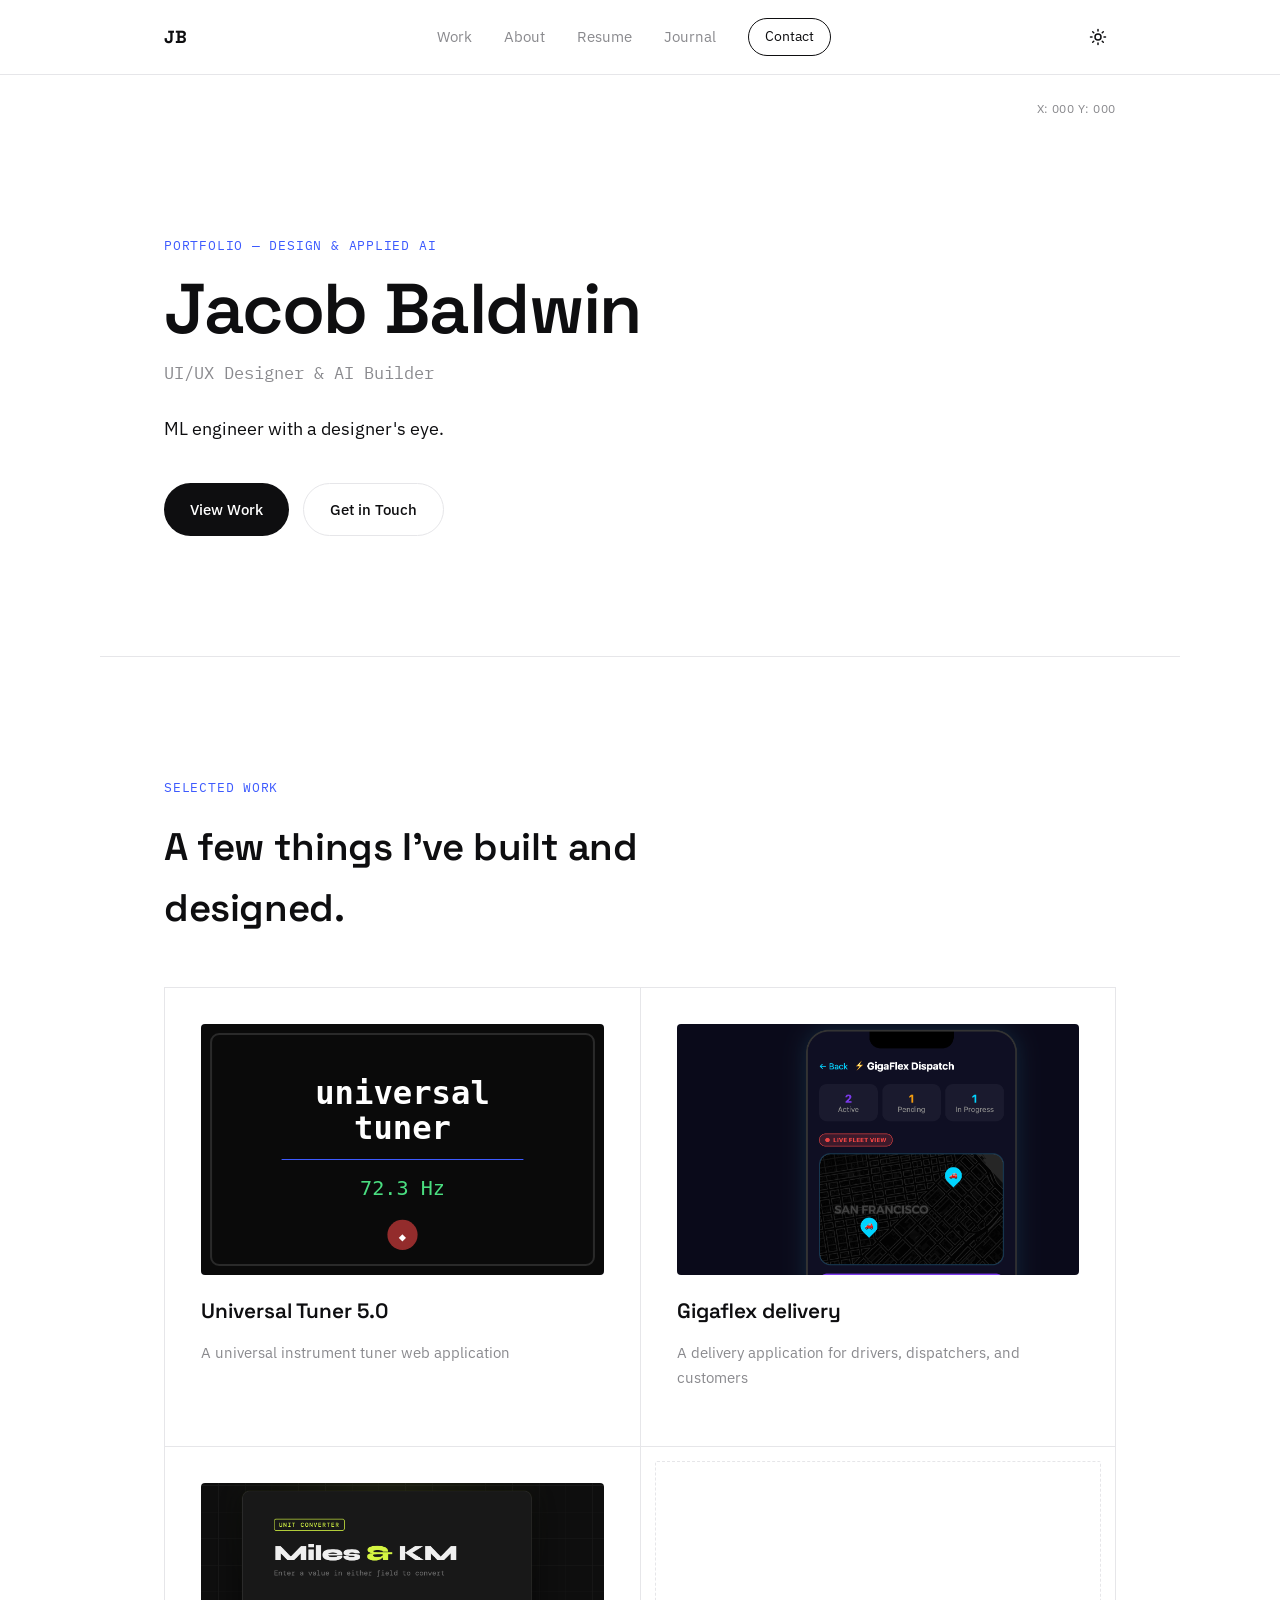
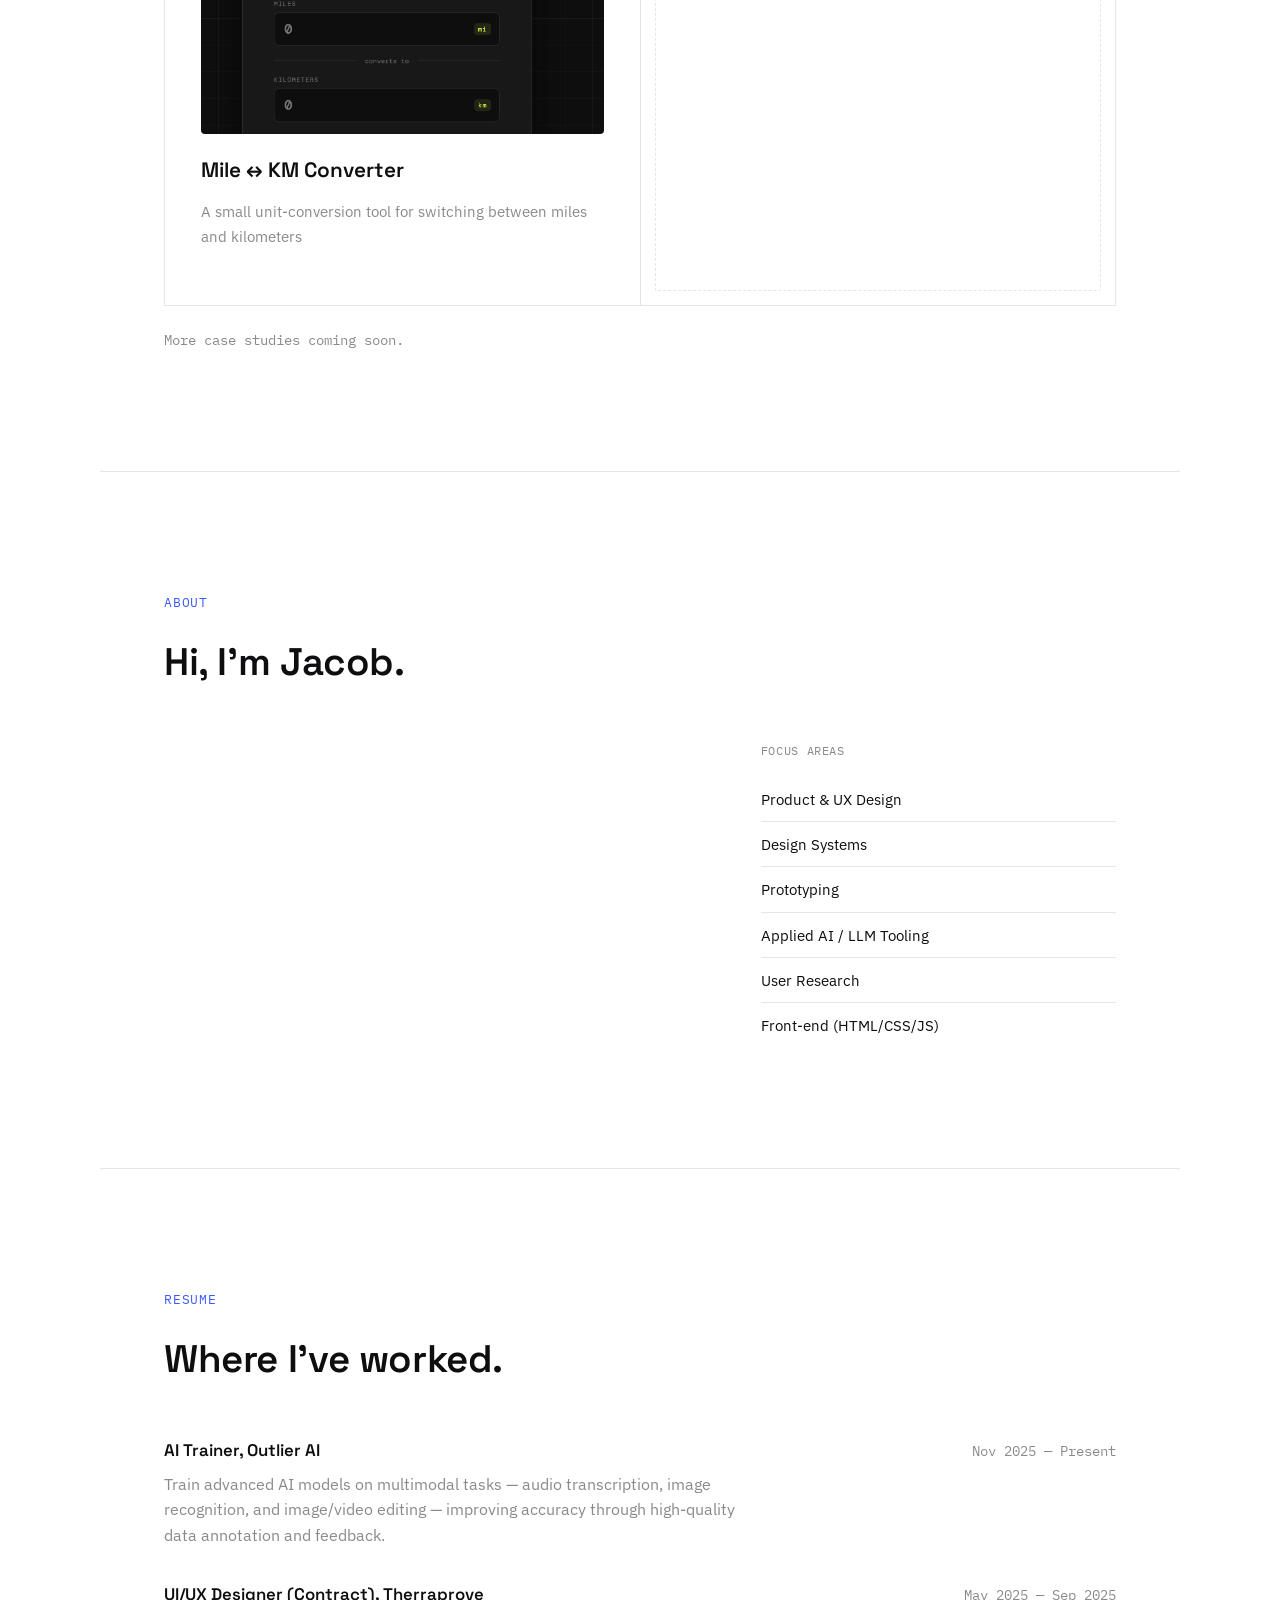
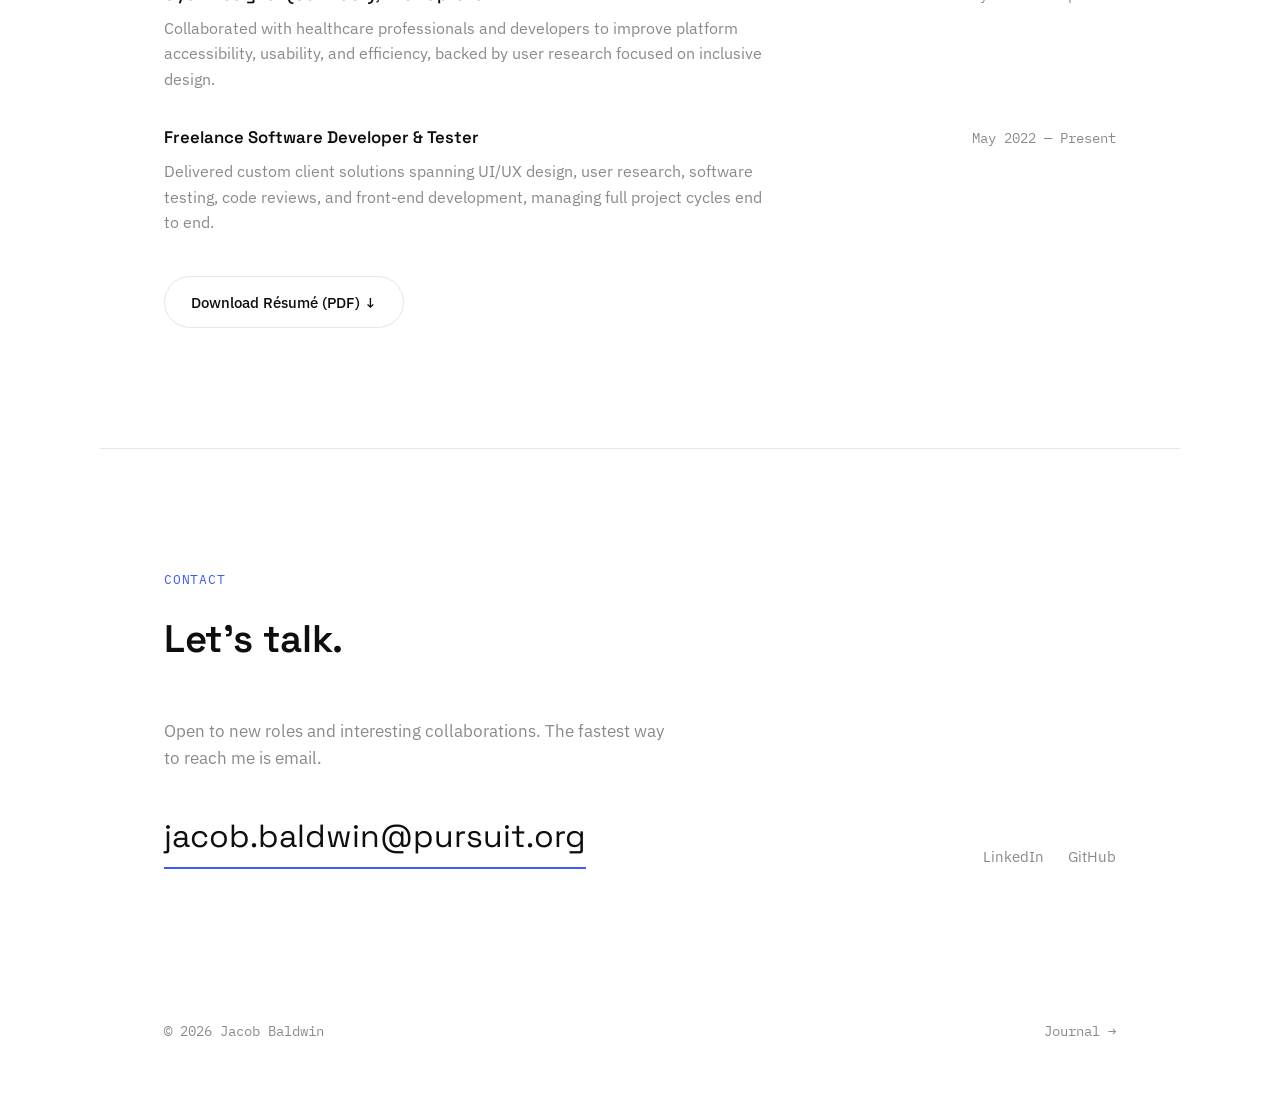
<file: index.html>
<!DOCTYPE html>
<html lang="en">
<head>
<meta charset="UTF-8">
<meta name="viewport" content="width=device-width, initial-scale=1.0">
<title>Jacob Baldwin — UI/UX Designer &amp; AI Builder</title>
<meta name="description" content="Jacob Baldwin is a UI/UX designer and AI builder crafting thoughtful interfaces and intelligent systems.">
<script>
  (function () {
    try {
      var stored = localStorage.getItem("jb-theme");
      var theme = stored || (window.matchMedia("(prefers-color-scheme: dark)").matches ? "dark" : "light");
      document.documentElement.setAttribute("data-theme", theme);
    } catch (e) {
      // Storage/matchMedia unavailable — default to light, no flash prevention needed.
    }
  })();
</script>
<link rel="preconnect" href="https://fonts.googleapis.com">
<link rel="preconnect" href="https://fonts.gstatic.com" crossorigin>
<link href="https://fonts.googleapis.com/css2?family=Space+Grotesk:wght@400;500;600;700&family=IBM+Plex+Sans:wght@400;500;600&family=IBM+Plex+Mono:wght@400;500&display=swap" rel="stylesheet">
<link rel="stylesheet" href="css/styles.css">
</head>
<body>

<a class="skip-link" href="#main">Skip to content</a>

<header class="nav" id="nav">
  <div class="nav-inner">
    <a href="index.html" class="nav-mark" aria-label="Jacob Baldwin, home">JB</a>
    <nav class="nav-links" aria-label="Primary">
      <a href="#work">Work</a>
      <a href="#about">About</a>
      <a href="#resume">Resume</a>
      <a href="blog.html">Journal</a>
      <a href="#contact" class="nav-cta">Contact</a>
    </nav>
    <button class="theme-toggle" id="themeToggle" aria-label="Toggle dark mode" type="button">
      <svg class="icon-sun" viewBox="0 0 24 24" fill="none" stroke="currentColor" stroke-width="2" stroke-linecap="round"><circle cx="12" cy="12" r="4"/><path d="M12 2v2M12 20v2M4.93 4.93l1.41 1.41M17.66 17.66l1.41 1.41M2 12h2M20 12h2M4.93 19.07l1.41-1.41M17.66 6.34l1.41-1.41"/></svg>
      <svg class="icon-moon" viewBox="0 0 24 24" fill="none" stroke="currentColor" stroke-width="2" stroke-linecap="round" stroke-linejoin="round"><path d="M21 12.79A9 9 0 1 1 11.21 3 7 7 0 0 0 21 12.79Z"/></svg>
    </button>
    <button class="nav-toggle" id="navToggle" aria-label="Toggle menu" aria-expanded="false">
      <span></span><span></span><span></span>
    </button>
  </div>
  <nav class="nav-mobile" id="navMobile" aria-label="Mobile">
    <a href="#work">Work</a>
    <a href="#about">About</a>
    <a href="#resume">Resume</a>
    <a href="blog.html">Journal</a>
    <a href="#contact">Contact</a>
  </nav>
</header>

<main id="main">

  <!-- HERO -->
  <section class="hero">
    <div class="hero-coords" id="heroCoords" aria-hidden="true">X: 000 Y: 000</div>
    <div class="hero-inner">
      <p class="eyebrow mono">Portfolio — Design &amp; Applied AI</p>
      <h1 class="hero-title">Jacob Baldwin</h1>
      <p class="hero-role mono">UI/UX Designer &amp; AI Builder</p>
      <p class="hero-lede">
        ML engineer with a designer's eye.
      </p>
      <div class="hero-actions">
        <a href="#work" class="btn btn-primary">View Work</a>
        <a href="#contact" class="btn btn-ghost">Get in Touch</a>
      </div>
    </div>
  </section>

  <!-- SELECTED WORK -->
  <section class="section" id="work">
    <div class="section-head">
      <p class="eyebrow mono">Selected Work</p>
      <h2>A few things I've built and designed.</h2>
    </div>

    <div class="work-grid">

      <article class="work-card">
        <a href="https://universal-tuner-5-0.vercel.app" target="_blank" rel="noopener noreferrer" class="work-card-link">
          <div class="work-card-thumb">
            <img src="images/universal-tuner-thumb.svg" alt="Universal Tuner interface showing frequency display">
          </div>
          <h3>Universal Tuner 5.0</h3>
          <p>A universal instrument tuner web application</p>
        </a>
      </article>

      <article class="work-card">
        <a href="https://thickoatmeal2.github.io/bluemilkshake/" target="_blank" rel="noopener noreferrer" class="work-card-link">
          <div class="work-card-thumb">
            <img src="images/gigaflex-thumb.png" alt="GigaFlex Dispatch app showing live fleet map, driver list, and delivery status">
          </div>
          <h3>Gigaflex delivery</h3>
          <p>A delivery application for drivers, dispatchers, and customers</p>
        </a>
      </article>

      <article class="work-card">
        <a href="https://thickoatmeal2.github.io/miles-kilometers_converter/" target="_blank" rel="noopener noreferrer" class="work-card-link">
          <div class="work-card-thumb">
            <img src="images/mile-km-converter-thumb.png" alt="Miles and KM unit converter interface with two input fields">
          </div>
          <h3>Mile ↔ KM Converter</h3>
          <p>A small unit-conversion tool for switching between miles and kilometers</p>
        </a>
      </article>

      <article class="work-card work-card-empty"></article>

    </div>
    <p class="work-empty-note mono">More case studies coming soon.</p>
  </section>

  <!-- ABOUT -->
  <section class="section section-about" id="about">
    <div class="section-head">
      <p class="eyebrow mono">About</p>
      <h2>Hi, I'm Jacob.</h2>
    </div>
    <div class="about-grid">
      <div class="about-text">
        <p>
          
        </p>
      </div>
      <div class="about-skills">
        <p class="mono skills-label">Focus areas</p>
        <ul class="skills-list">
          <li>Product &amp; UX Design</li>
          <li>Design Systems</li>
          <li>Prototyping</li>
          <li>Applied AI / LLM Tooling</li>
          <li>User Research</li>
          <li>Front-end (HTML/CSS/JS)</li>
        </ul>
      </div>
    </div>
  </section>

  <!-- RESUME -->
  <section class="section" id="resume">
    <div class="section-head">
      <p class="eyebrow mono">Resume</p>
      <h2>Where I've worked.</h2>
    </div>

    <div class="resume-list">
      <div class="resume-item">
        <div class="resume-item-head">
          <h3>AI Trainer, Outlier AI</h3>
          <span class="mono resume-date">Nov 2025 — Present</span>
        </div>
        <p>Train advanced AI models on multimodal tasks — audio transcription, image recognition, and image/video editing — improving accuracy through high-quality data annotation and feedback.</p>
      </div>
      <div class="resume-item">
        <div class="resume-item-head">
          <h3>UI/UX Designer (Contract), Therraprove</h3>
          <span class="mono resume-date">May 2025 — Sep 2025</span>
        </div>
        <p>Collaborated with healthcare professionals and developers to improve platform accessibility, usability, and efficiency, backed by user research focused on inclusive design.</p>
      </div>
      <div class="resume-item">
        <div class="resume-item-head">
          <h3>Freelance Software Developer &amp; Tester</h3>
          <span class="mono resume-date">May 2022 — Present</span>
        </div>
        <p>Delivered custom client solutions spanning UI/UX design, user research, software testing, code reviews, and front-end development, managing full project cycles end to end.</p>
      </div>
    </div>

    <a href="resume.pdf" class="btn btn-ghost resume-download">Download Résumé (PDF) ↓</a>
  </section>

  <!-- CONTACT -->
  <section class="section section-contact" id="contact">
    <div class="section-head">
      <p class="eyebrow mono">Contact</p>
      <h2>Let's talk.</h2>
    </div>
    <p class="contact-lede">
      Open to new roles and interesting collaborations. The fastest way
      to reach me is email.
    </p>
    <div class="contact-links">
      <a href="mailto:jacob.baldwin@pursuit.org" class="contact-link">jacob.baldwin@pursuit.org</a>
      <div class="contact-social">
        <a href="https://www.linkedin.com/in/jacob-baldwin-33198898/" target="_blank" rel="noopener noreferrer" class="contact-social-link">LinkedIn</a>
        <a href="https://github.com/thickoatmeal2?tab=repositories" target="_blank" rel="noopener noreferrer" class="contact-social-link">GitHub</a>
      </div>
    </div>
  </section>

</main>

<footer class="footer">
  <p class="mono">© <span id="year"></span> Jacob Baldwin</p>
  <a href="blog.html" class="mono footer-link">Journal →</a>
</footer>

<script src="js/main.js"></script>
</body>
</html>
</file>
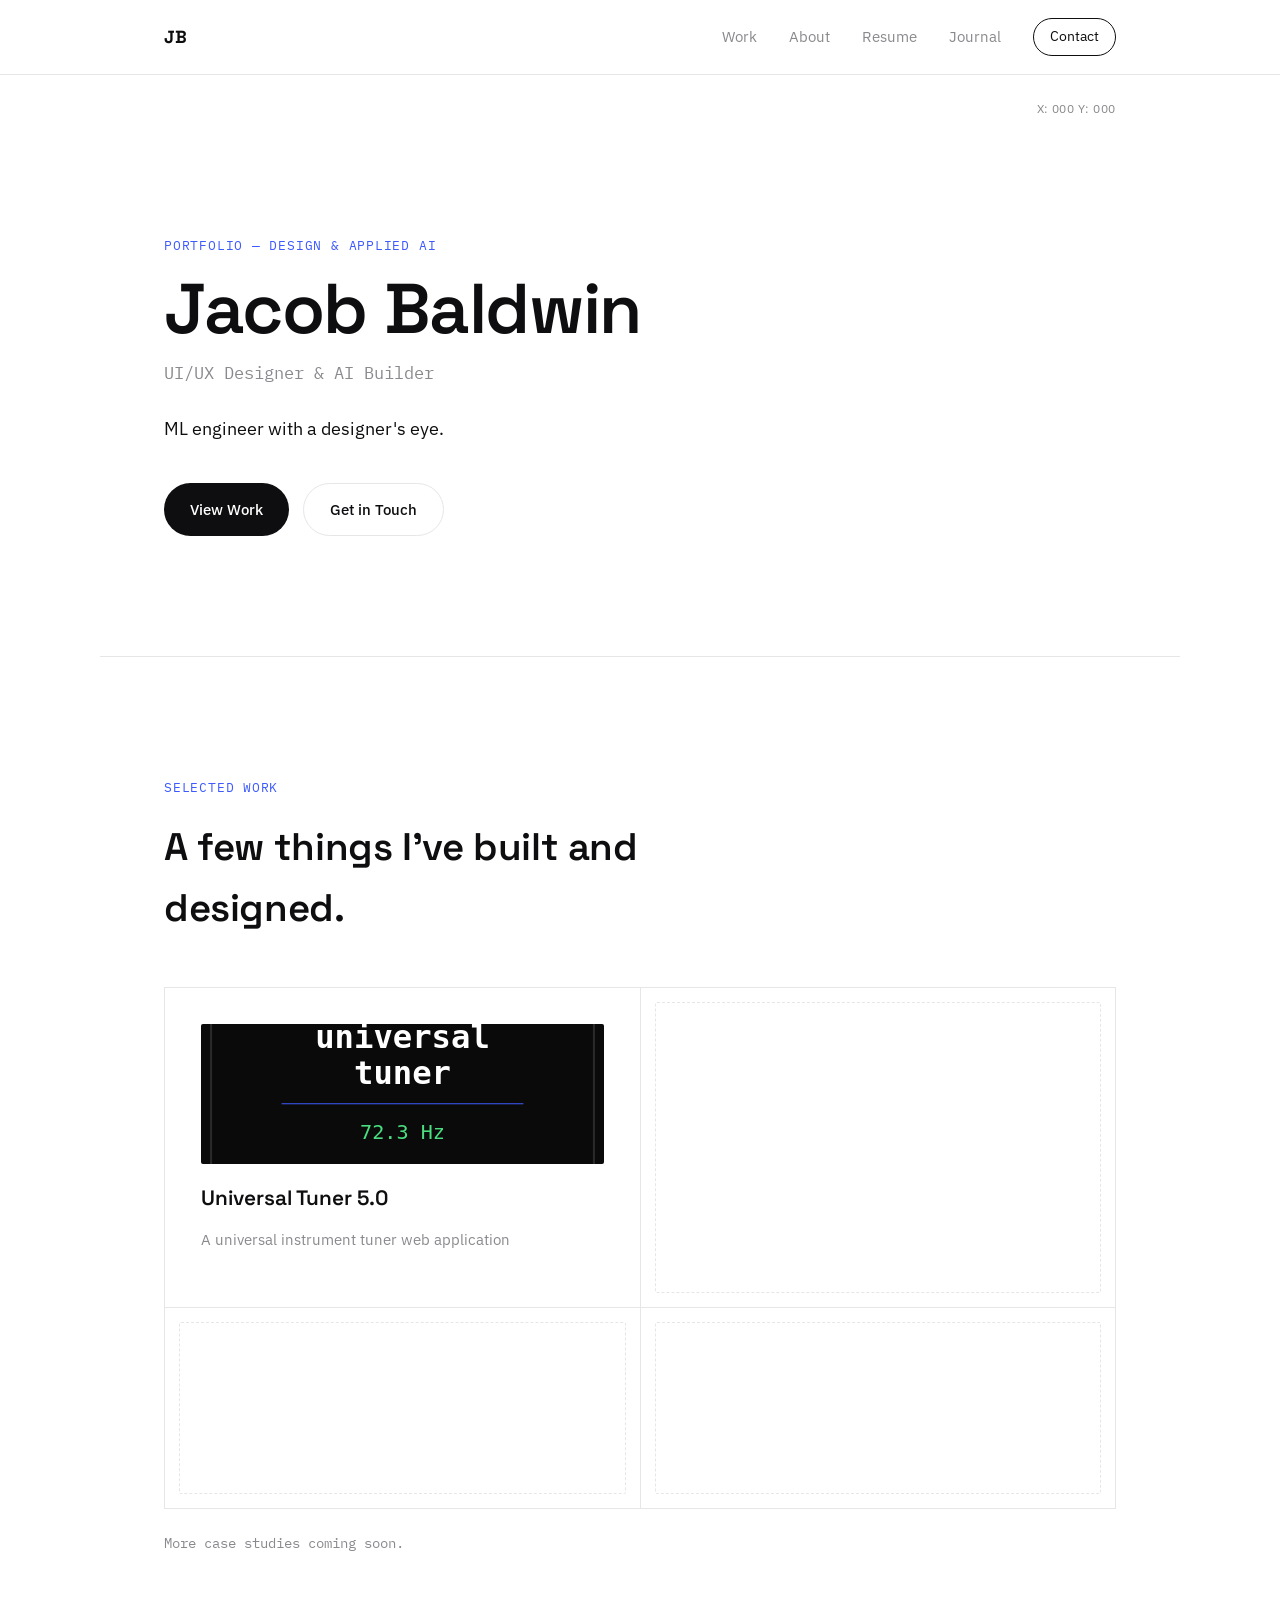
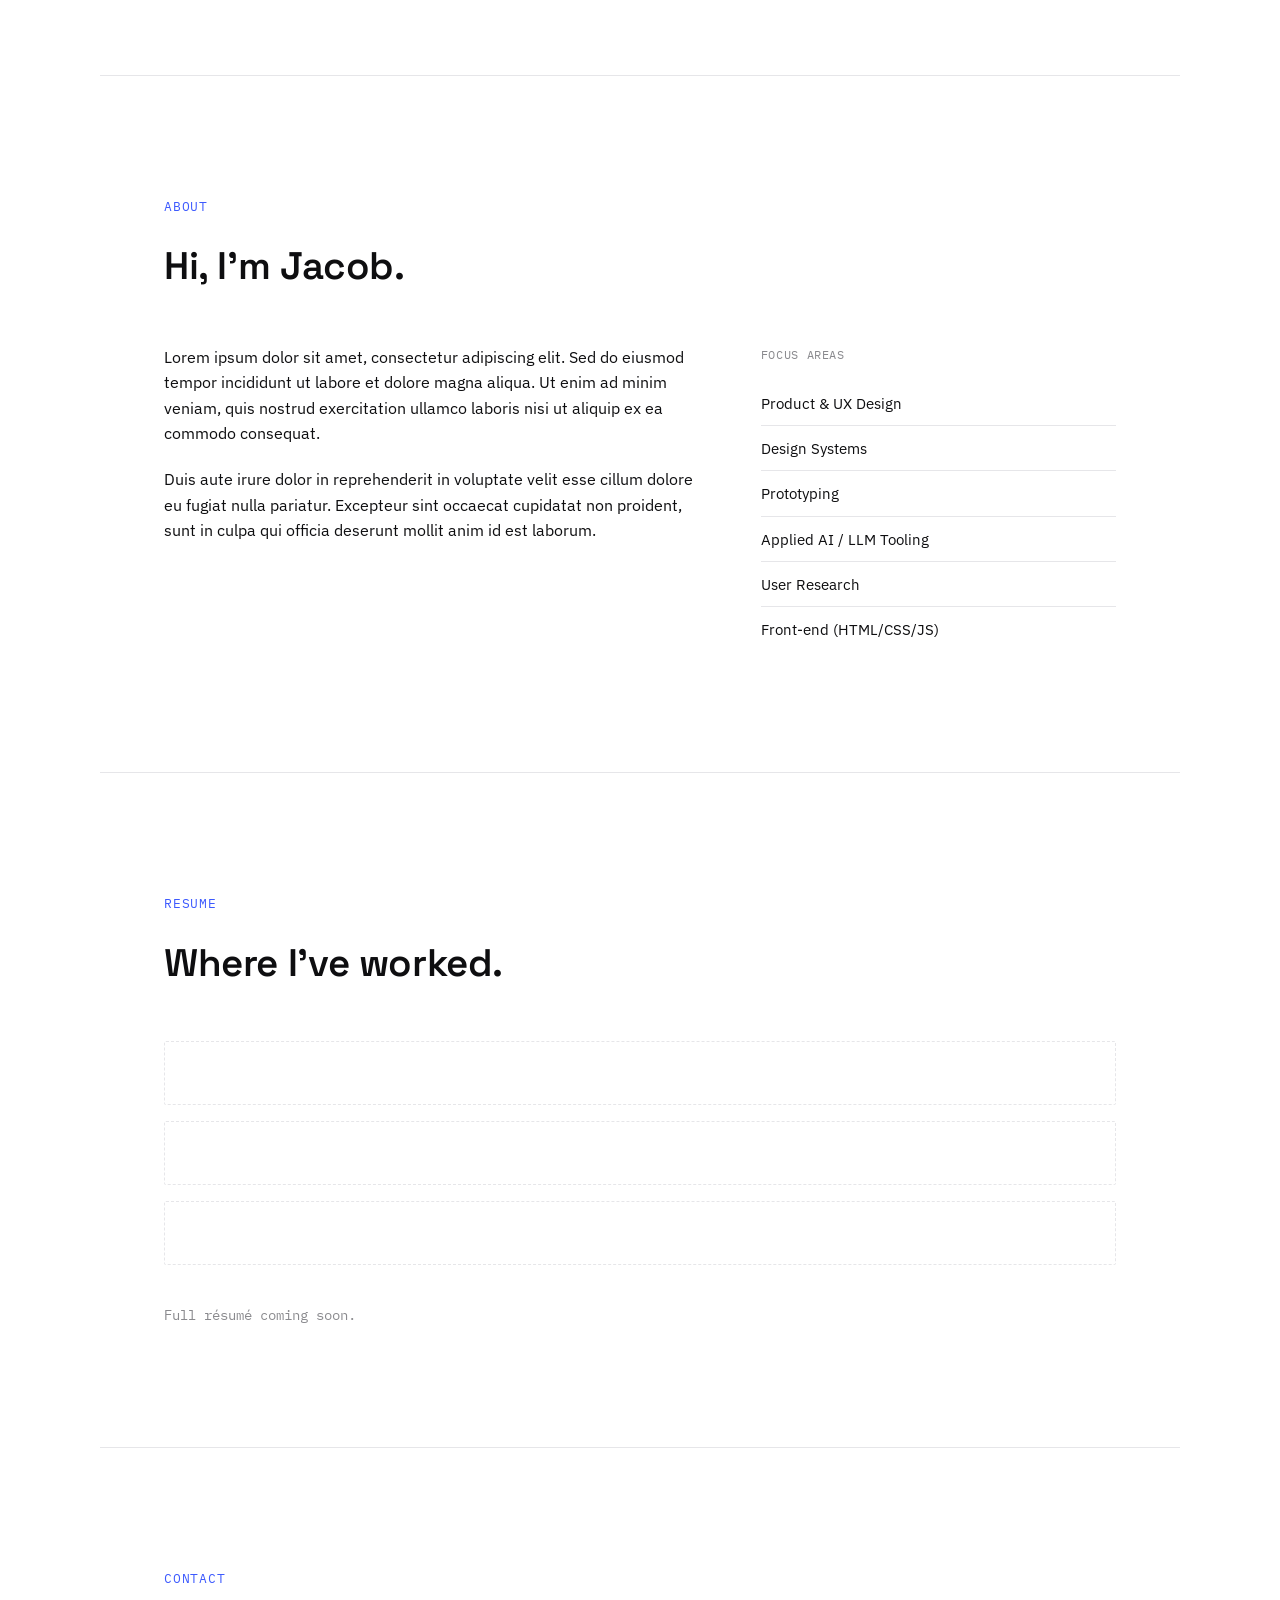
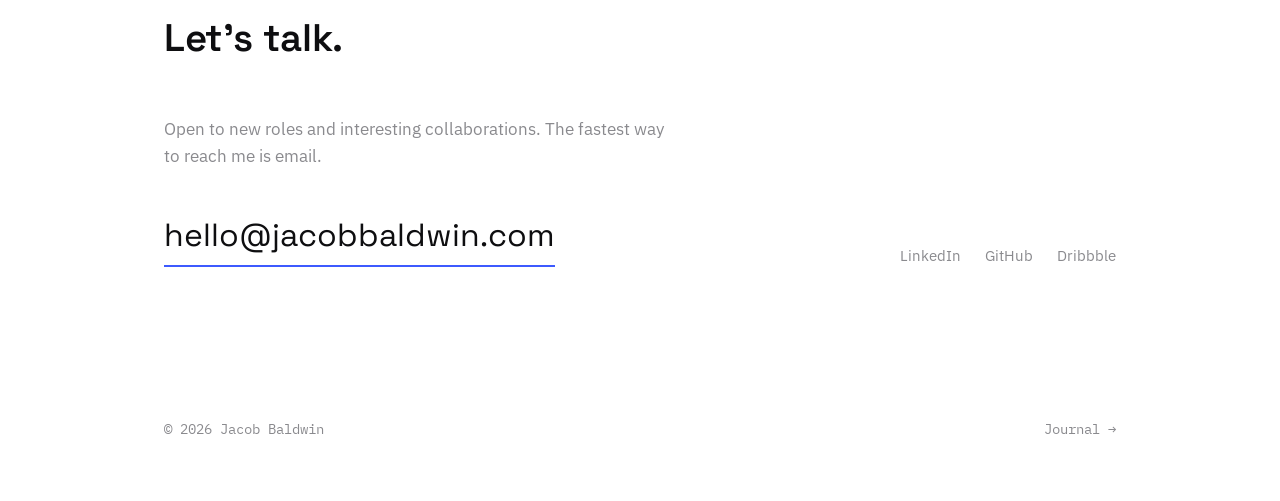
<file: portfolio-site/index.html>
<!DOCTYPE html>
<html lang="en">
<head>
<meta charset="UTF-8">
<meta name="viewport" content="width=device-width, initial-scale=1.0">
<title>Jacob Baldwin — UI/UX Designer &amp; AI Builder</title>
<meta name="description" content="Jacob Baldwin is a UI/UX designer and AI builder crafting thoughtful interfaces and intelligent systems.">
<link rel="preconnect" href="https://fonts.googleapis.com">
<link rel="preconnect" href="https://fonts.gstatic.com" crossorigin>
<link href="https://fonts.googleapis.com/css2?family=Space+Grotesk:wght@400;500;600;700&family=IBM+Plex+Sans:wght@400;500;600&family=IBM+Plex+Mono:wght@400;500&display=swap" rel="stylesheet">
<link rel="stylesheet" href="css/styles.css">
</head>
<body>

<a class="skip-link" href="#main">Skip to content</a>

<header class="nav" id="nav">
  <div class="nav-inner">
    <a href="index.html" class="nav-mark" aria-label="Jacob Baldwin, home">JB</a>
    <nav class="nav-links" aria-label="Primary">
      <a href="#work">Work</a>
      <a href="#about">About</a>
      <a href="#resume">Resume</a>
      <a href="blog.html">Journal</a>
      <a href="#contact" class="nav-cta">Contact</a>
    </nav>
    <button class="nav-toggle" id="navToggle" aria-label="Toggle menu" aria-expanded="false">
      <span></span><span></span><span></span>
    </button>
  </div>
  <nav class="nav-mobile" id="navMobile" aria-label="Mobile">
    <a href="#work">Work</a>
    <a href="#about">About</a>
    <a href="#resume">Resume</a>
    <a href="blog.html">Journal</a>
    <a href="#contact">Contact</a>
  </nav>
</header>

<main id="main">

  <!-- HERO -->
  <section class="hero">
    <div class="hero-coords" id="heroCoords" aria-hidden="true">X: 000 Y: 000</div>
    <div class="hero-inner">
      <p class="eyebrow mono">Portfolio — Design &amp; Applied AI</p>
      <h1 class="hero-title">Jacob Baldwin</h1>
      <p class="hero-role mono">UI/UX Designer &amp; AI Builder</p>
      <p class="hero-lede">
        ML engineer with a designer's eye.
      </p>
      <div class="hero-actions">
        <a href="#work" class="btn btn-primary">View Work</a>
        <a href="#contact" class="btn btn-ghost">Get in Touch</a>
      </div>
    </div>
  </section>

  <!-- SELECTED WORK -->
  <section class="section" id="work">
    <div class="section-head">
      <p class="eyebrow mono">Selected Work</p>
      <h2>A few things I've built and designed.</h2>
    </div>

    <div class="work-grid">

      <article class="work-card">
        <a href="https://universal-tuner-5-0.vercel.app" target="_blank" rel="noopener noreferrer" class="work-card-link">
          <div class="work-card-thumb">
            <img src="images/universal-tuner-thumb.svg" alt="Universal Tuner interface showing frequency display">
          </div>
          <h3>Universal Tuner 5.0</h3>
          <p>A universal instrument tuner web application</p>
        </a>
      </article>
      <article class="work-card work-card-empty"></article>
      <article class="work-card work-card-empty"></article>
      <article class="work-card work-card-empty"></article>

    </div>
    <p class="work-empty-note mono">More case studies coming soon.</p>
  </section>

  <!-- ABOUT -->
  <section class="section section-about" id="about">
    <div class="section-head">
      <p class="eyebrow mono">About</p>
      <h2>Hi, I'm Jacob.</h2>
    </div>
    <div class="about-grid">
      <div class="about-text">
        <p>
          Lorem ipsum dolor sit amet, consectetur adipiscing elit. Sed do
          eiusmod tempor incididunt ut labore et dolore magna aliqua. Ut
          enim ad minim veniam, quis nostrud exercitation ullamco laboris
          nisi ut aliquip ex ea commodo consequat.
        </p>
        <p>
          Duis aute irure dolor in reprehenderit in voluptate velit esse
          cillum dolore eu fugiat nulla pariatur. Excepteur sint occaecat
          cupidatat non proident, sunt in culpa qui officia deserunt
          mollit anim id est laborum.
        </p>
      </div>
      <div class="about-skills">
        <p class="mono skills-label">Focus areas</p>
        <ul class="skills-list">
          <li>Product &amp; UX Design</li>
          <li>Design Systems</li>
          <li>Prototyping</li>
          <li>Applied AI / LLM Tooling</li>
          <li>User Research</li>
          <li>Front-end (HTML/CSS/JS)</li>
        </ul>
      </div>
    </div>
  </section>

  <!-- RESUME -->
  <section class="section" id="resume">
    <div class="section-head">
      <p class="eyebrow mono">Resume</p>
      <h2>Where I've worked.</h2>
    </div>

    <div class="resume-list resume-list-empty">
      <div class="resume-item-empty"></div>
      <div class="resume-item-empty"></div>
      <div class="resume-item-empty"></div>
    </div>
    <p class="work-empty-note mono">Full résumé coming soon.</p>
  </section>

  <!-- CONTACT -->
  <section class="section section-contact" id="contact">
    <div class="section-head">
      <p class="eyebrow mono">Contact</p>
      <h2>Let's talk.</h2>
    </div>
    <p class="contact-lede">
      Open to new roles and interesting collaborations. The fastest way
      to reach me is email.
    </p>
    <div class="contact-links">
      <a href="mailto:hello@jacobbaldwin.com" class="contact-link">hello@jacobbaldwin.com</a>
      <div class="contact-social">
        <a href="#" class="contact-social-link">LinkedIn</a>
        <a href="#" class="contact-social-link">GitHub</a>
        <a href="#" class="contact-social-link">Dribbble</a>
      </div>
    </div>
  </section>

</main>

<footer class="footer">
  <p class="mono">© <span id="year"></span> Jacob Baldwin</p>
  <a href="blog.html" class="mono footer-link">Journal →</a>
</footer>

<script src="js/main.js"></script>
</body>
</html>
</file>
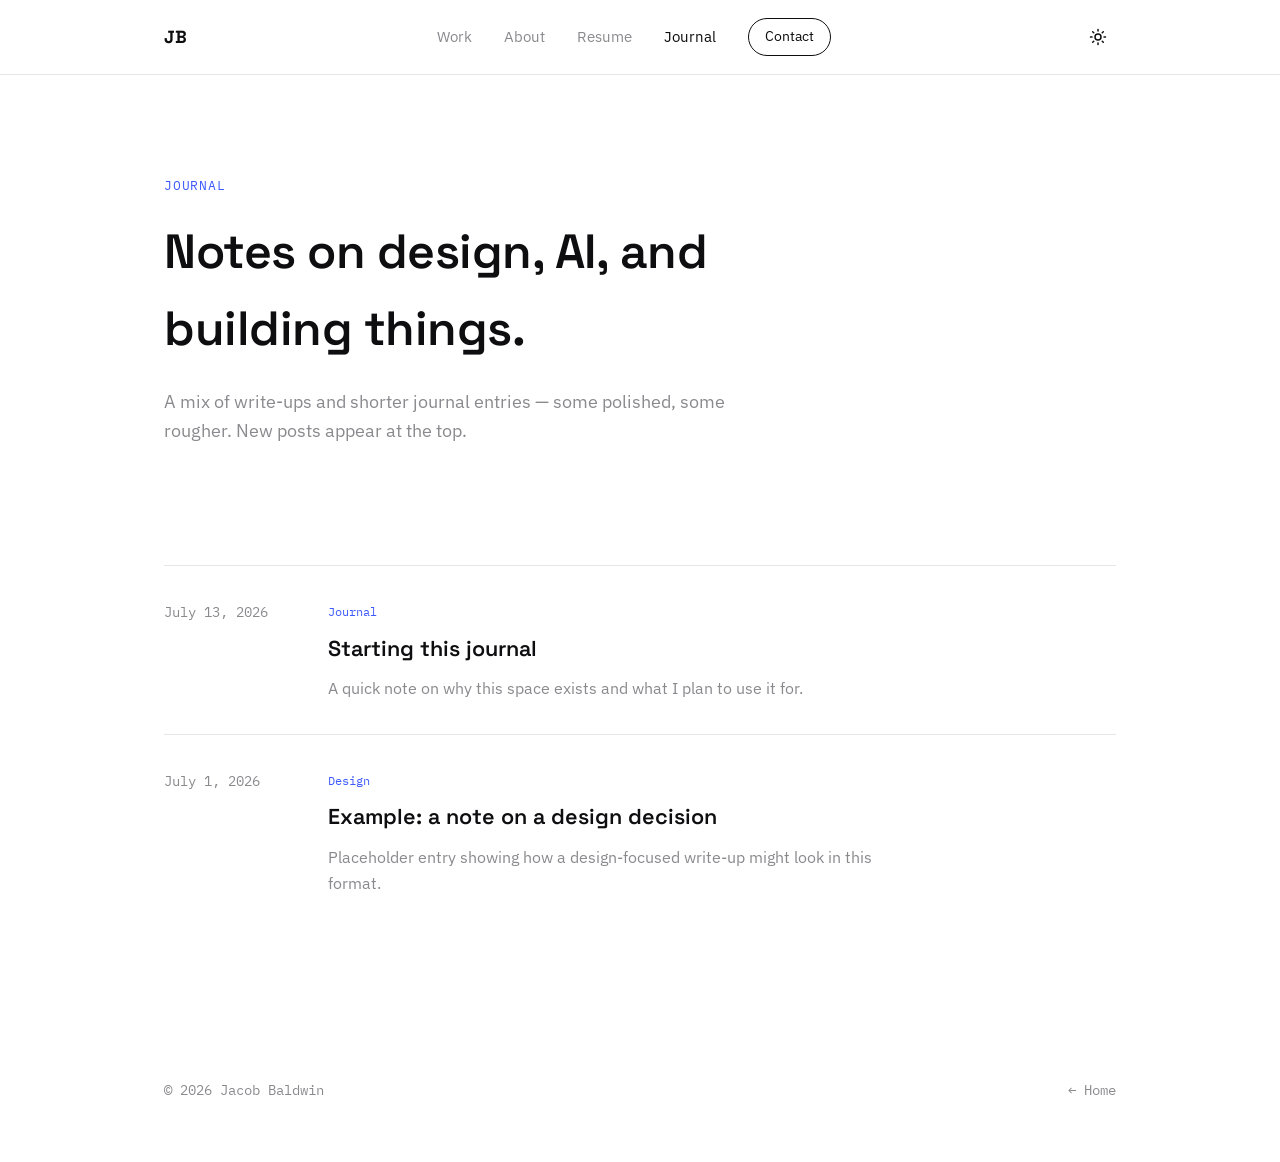
<file: blog.html>
<!DOCTYPE html>
<html lang="en">
<head>
<meta charset="UTF-8">
<meta name="viewport" content="width=device-width, initial-scale=1.0">
<title>Journal — Jacob Baldwin</title>
<meta name="description" content="Notes on design, AI, and building things — Jacob Baldwin's journal.">
<script>
  (function () {
    try {
      var stored = localStorage.getItem("jb-theme");
      var theme = stored || (window.matchMedia("(prefers-color-scheme: dark)").matches ? "dark" : "light");
      document.documentElement.setAttribute("data-theme", theme);
    } catch (e) {}
  })();
</script>
<link rel="preconnect" href="https://fonts.googleapis.com">
<link rel="preconnect" href="https://fonts.gstatic.com" crossorigin>
<link href="https://fonts.googleapis.com/css2?family=Space+Grotesk:wght@400;500;600;700&family=IBM+Plex+Sans:wght@400;500;600&family=IBM+Plex+Mono:wght@400;500&display=swap" rel="stylesheet">
<link rel="stylesheet" href="css/styles.css">
</head>
<body>

<a class="skip-link" href="#main">Skip to content</a>

<header class="nav" id="nav">
  <div class="nav-inner">
    <a href="index.html" class="nav-mark" aria-label="Jacob Baldwin, home">JB</a>
    <nav class="nav-links" aria-label="Primary">
      <a href="index.html#work">Work</a>
      <a href="index.html#about">About</a>
      <a href="index.html#resume">Resume</a>
      <a href="blog.html" class="is-active">Journal</a>
      <a href="index.html#contact" class="nav-cta">Contact</a>
    </nav>
    <button class="theme-toggle" id="themeToggle" aria-label="Toggle dark mode" type="button">
      <svg class="icon-sun" viewBox="0 0 24 24" fill="none" stroke="currentColor" stroke-width="2" stroke-linecap="round"><circle cx="12" cy="12" r="4"/><path d="M12 2v2M12 20v2M4.93 4.93l1.41 1.41M17.66 17.66l1.41 1.41M2 12h2M20 12h2M4.93 19.07l1.41-1.41M17.66 6.34l1.41-1.41"/></svg>
      <svg class="icon-moon" viewBox="0 0 24 24" fill="none" stroke="currentColor" stroke-width="2" stroke-linecap="round" stroke-linejoin="round"><path d="M21 12.79A9 9 0 1 1 11.21 3 7 7 0 0 0 21 12.79Z"/></svg>
    </button>
    <button class="nav-toggle" id="navToggle" aria-label="Toggle menu" aria-expanded="false">
      <span></span><span></span><span></span>
    </button>
  </div>
  <nav class="nav-mobile" id="navMobile" aria-label="Mobile">
    <a href="index.html#work">Work</a>
    <a href="index.html#about">About</a>
    <a href="index.html#resume">Resume</a>
    <a href="blog.html">Journal</a>
    <a href="index.html#contact">Contact</a>
  </nav>
</header>

<main id="main">
  <section class="section journal-hero">
    <p class="eyebrow mono">Journal</p>
    <h1>Notes on design, AI, and building things.</h1>
    <p class="hero-lede">
      A mix of write-ups and shorter journal entries — some polished,
      some rougher. New posts appear at the top.
    </p>
  </section>

  <section class="section journal-list-section">
    <div id="journalList" class="journal-list">
      <!-- Populated by js/posts.js + js/main.js -->
    </div>
    <p id="journalEmpty" class="journal-empty mono" hidden>
      No entries yet — check back soon.
    </p>
  </section>
</main>

<footer class="footer">
  <p class="mono">© <span id="year"></span> Jacob Baldwin</p>
  <a href="index.html" class="mono footer-link">← Home</a>
</footer>

<script src="js/posts.js"></script>
<script src="js/main.js"></script>
</body>
</html>
</file>
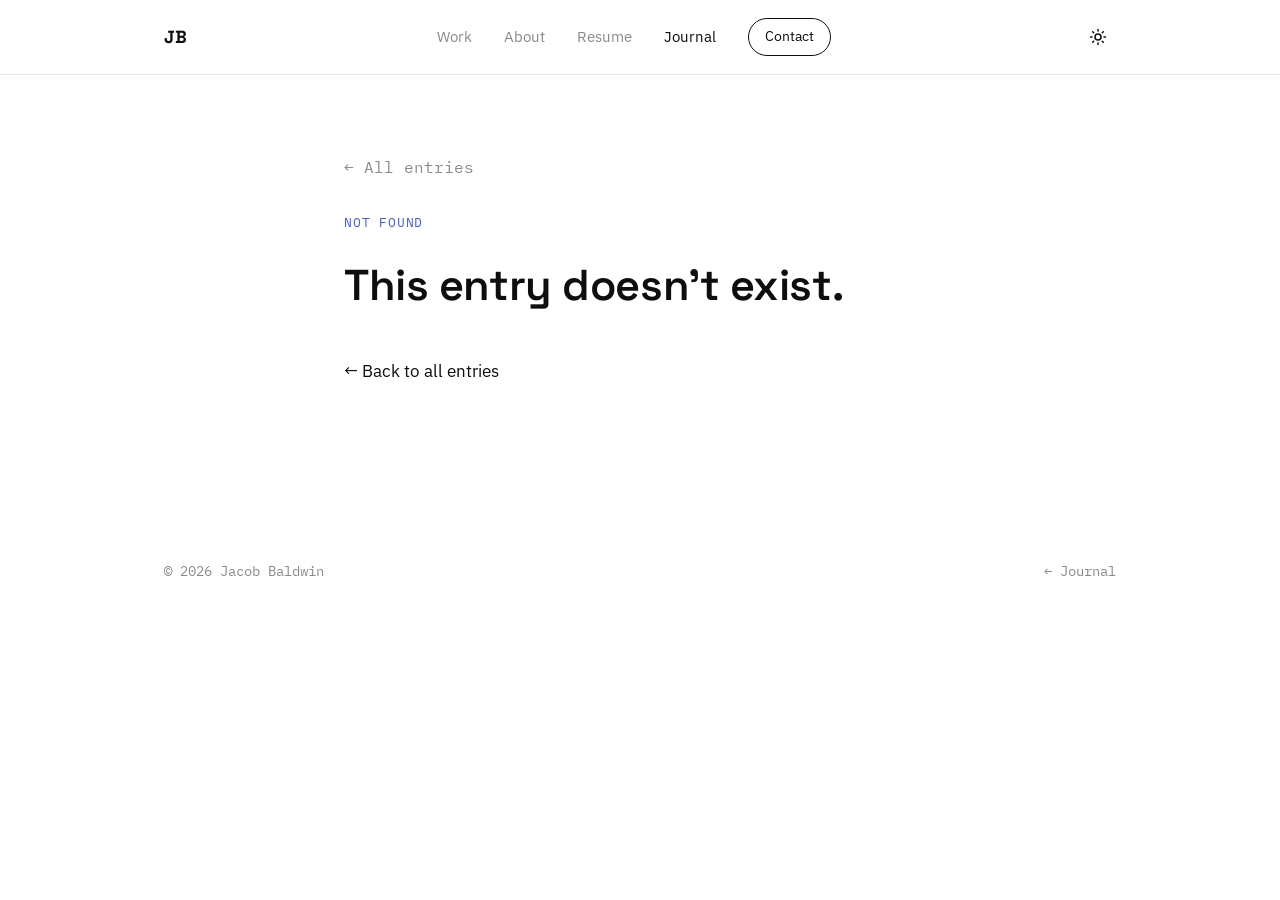
<file: post.html>
<!DOCTYPE html>
<html lang="en">
<head>
<meta charset="UTF-8">
<meta name="viewport" content="width=device-width, initial-scale=1.0">
<title id="postTitleTag">Journal — Jacob Baldwin</title>
<script>
  (function () {
    try {
      var stored = localStorage.getItem("jb-theme");
      var theme = stored || (window.matchMedia("(prefers-color-scheme: dark)").matches ? "dark" : "light");
      document.documentElement.setAttribute("data-theme", theme);
    } catch (e) {}
  })();
</script>
<link rel="preconnect" href="https://fonts.googleapis.com">
<link rel="preconnect" href="https://fonts.gstatic.com" crossorigin>
<link href="https://fonts.googleapis.com/css2?family=Space+Grotesk:wght@400;500;600;700&family=IBM+Plex+Sans:wght@400;500;600&family=IBM+Plex+Mono:wght@400;500&display=swap" rel="stylesheet">
<link rel="stylesheet" href="css/styles.css">
</head>
<body>

<a class="skip-link" href="#main">Skip to content</a>

<header class="nav" id="nav">
  <div class="nav-inner">
    <a href="index.html" class="nav-mark" aria-label="Jacob Baldwin, home">JB</a>
    <nav class="nav-links" aria-label="Primary">
      <a href="index.html#work">Work</a>
      <a href="index.html#about">About</a>
      <a href="index.html#resume">Resume</a>
      <a href="blog.html" class="is-active">Journal</a>
      <a href="index.html#contact" class="nav-cta">Contact</a>
    </nav>
    <button class="theme-toggle" id="themeToggle" aria-label="Toggle dark mode" type="button">
      <svg class="icon-sun" viewBox="0 0 24 24" fill="none" stroke="currentColor" stroke-width="2" stroke-linecap="round"><circle cx="12" cy="12" r="4"/><path d="M12 2v2M12 20v2M4.93 4.93l1.41 1.41M17.66 17.66l1.41 1.41M2 12h2M20 12h2M4.93 19.07l1.41-1.41M17.66 6.34l1.41-1.41"/></svg>
      <svg class="icon-moon" viewBox="0 0 24 24" fill="none" stroke="currentColor" stroke-width="2" stroke-linecap="round" stroke-linejoin="round"><path d="M21 12.79A9 9 0 1 1 11.21 3 7 7 0 0 0 21 12.79Z"/></svg>
    </button>
    <button class="nav-toggle" id="navToggle" aria-label="Toggle menu" aria-expanded="false">
      <span></span><span></span><span></span>
    </button>
  </div>
  <nav class="nav-mobile" id="navMobile" aria-label="Mobile">
    <a href="index.html#work">Work</a>
    <a href="index.html#about">About</a>
    <a href="index.html#resume">Resume</a>
    <a href="blog.html">Journal</a>
    <a href="index.html#contact">Contact</a>
  </nav>
</header>

<main id="main">
  <article class="section post" id="postRoot">
    <a href="blog.html" class="post-back mono">← All entries</a>
    <p class="eyebrow mono" id="postMeta">Loading —</p>
    <h1 id="postTitle"></h1>
    <div id="postBody" class="post-body"></div>
  </article>
</main>

<footer class="footer">
  <p class="mono">© <span id="year"></span> Jacob Baldwin</p>
  <a href="blog.html" class="mono footer-link">← Journal</a>
</footer>

<script src="js/posts.js"></script>
<script src="js/main.js"></script>
</body>
</html>
</file>
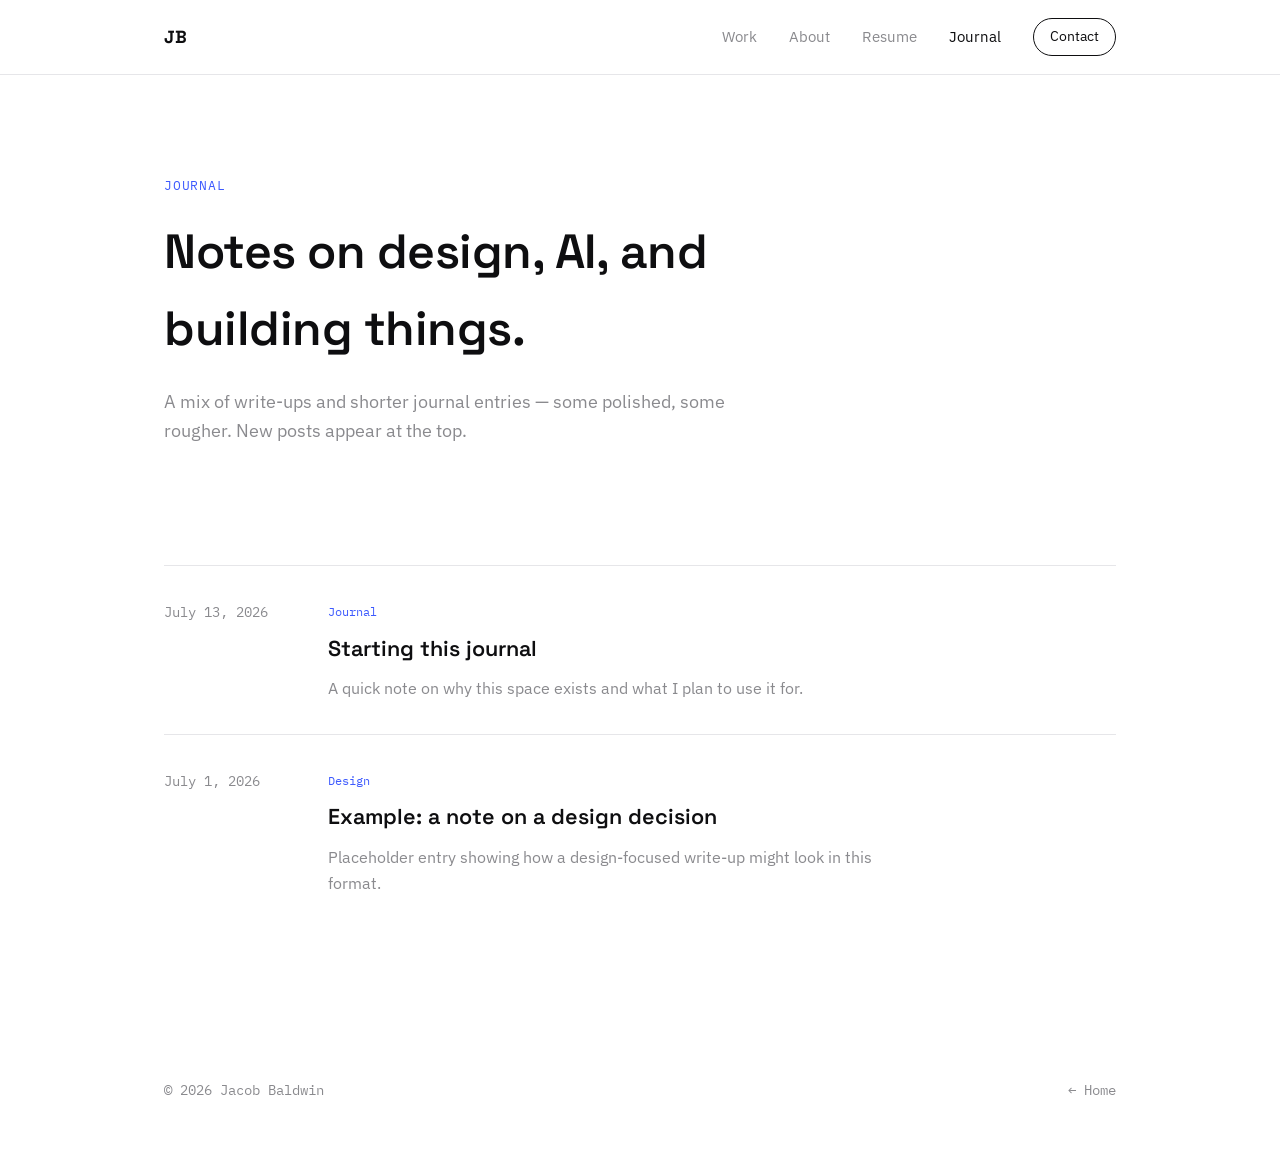
<file: portfolio-site/blog.html>
<!DOCTYPE html>
<html lang="en">
<head>
<meta charset="UTF-8">
<meta name="viewport" content="width=device-width, initial-scale=1.0">
<title>Journal — Jacob Baldwin</title>
<meta name="description" content="Notes on design, AI, and building things — Jacob Baldwin's journal.">
<link rel="preconnect" href="https://fonts.googleapis.com">
<link rel="preconnect" href="https://fonts.gstatic.com" crossorigin>
<link href="https://fonts.googleapis.com/css2?family=Space+Grotesk:wght@400;500;600;700&family=IBM+Plex+Sans:wght@400;500;600&family=IBM+Plex+Mono:wght@400;500&display=swap" rel="stylesheet">
<link rel="stylesheet" href="css/styles.css">
</head>
<body>

<a class="skip-link" href="#main">Skip to content</a>

<header class="nav" id="nav">
  <div class="nav-inner">
    <a href="index.html" class="nav-mark" aria-label="Jacob Baldwin, home">JB</a>
    <nav class="nav-links" aria-label="Primary">
      <a href="index.html#work">Work</a>
      <a href="index.html#about">About</a>
      <a href="index.html#resume">Resume</a>
      <a href="blog.html" class="is-active">Journal</a>
      <a href="index.html#contact" class="nav-cta">Contact</a>
    </nav>
    <button class="nav-toggle" id="navToggle" aria-label="Toggle menu" aria-expanded="false">
      <span></span><span></span><span></span>
    </button>
  </div>
  <nav class="nav-mobile" id="navMobile" aria-label="Mobile">
    <a href="index.html#work">Work</a>
    <a href="index.html#about">About</a>
    <a href="index.html#resume">Resume</a>
    <a href="blog.html">Journal</a>
    <a href="index.html#contact">Contact</a>
  </nav>
</header>

<main id="main">
  <section class="section journal-hero">
    <p class="eyebrow mono">Journal</p>
    <h1>Notes on design, AI, and building things.</h1>
    <p class="hero-lede">
      A mix of write-ups and shorter journal entries — some polished,
      some rougher. New posts appear at the top.
    </p>
  </section>

  <section class="section journal-list-section">
    <div id="journalList" class="journal-list">
      <!-- Populated by js/posts.js + js/main.js -->
    </div>
    <p id="journalEmpty" class="journal-empty mono" hidden>
      No entries yet — check back soon.
    </p>
  </section>
</main>

<footer class="footer">
  <p class="mono">© <span id="year"></span> Jacob Baldwin</p>
  <a href="index.html" class="mono footer-link">← Home</a>
</footer>

<script src="js/posts.js"></script>
<script src="js/main.js"></script>
</body>
</html>
</file>
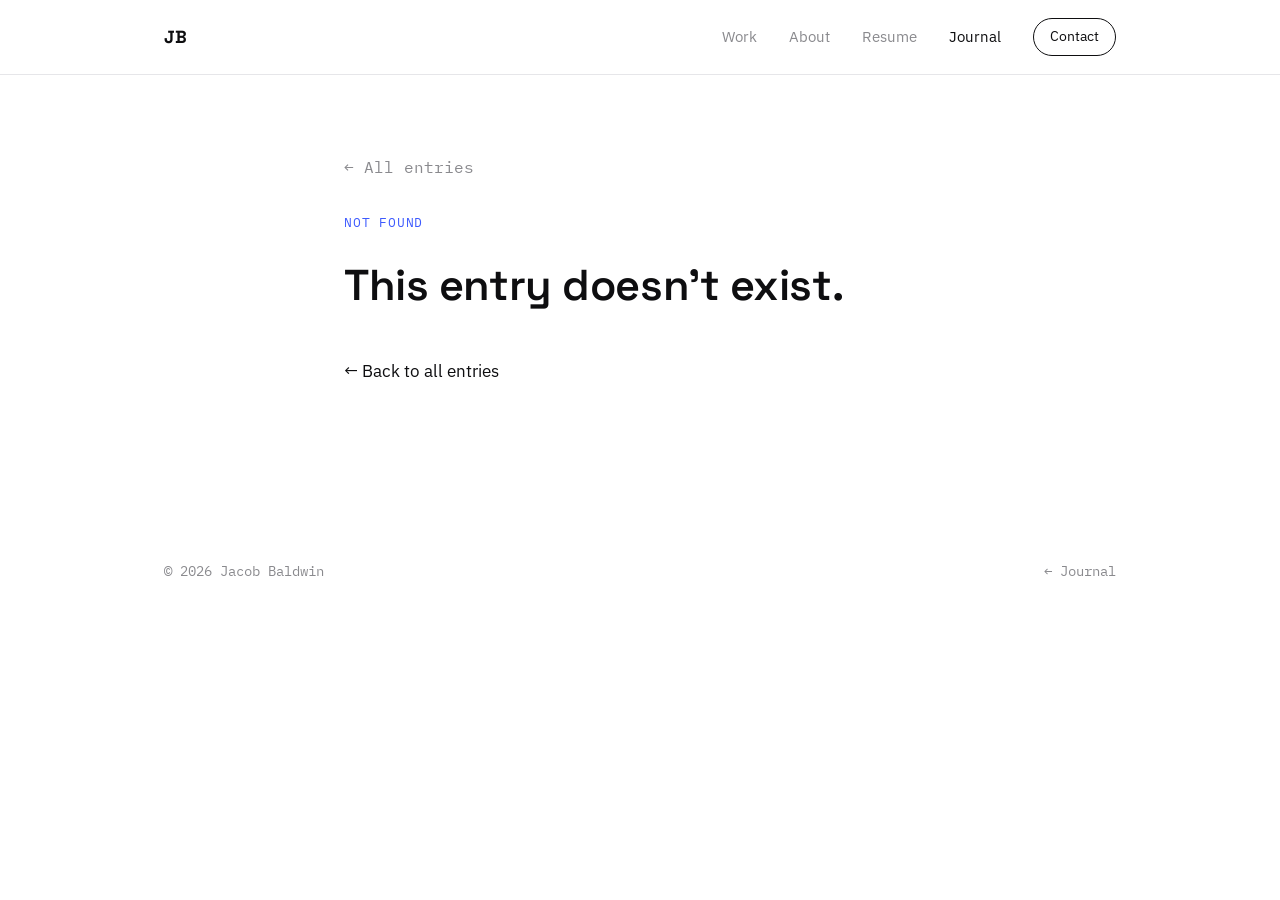
<file: portfolio-site/post.html>
<!DOCTYPE html>
<html lang="en">
<head>
<meta charset="UTF-8">
<meta name="viewport" content="width=device-width, initial-scale=1.0">
<title id="postTitleTag">Journal — Jacob Baldwin</title>
<link rel="preconnect" href="https://fonts.googleapis.com">
<link rel="preconnect" href="https://fonts.gstatic.com" crossorigin>
<link href="https://fonts.googleapis.com/css2?family=Space+Grotesk:wght@400;500;600;700&family=IBM+Plex+Sans:wght@400;500;600&family=IBM+Plex+Mono:wght@400;500&display=swap" rel="stylesheet">
<link rel="stylesheet" href="css/styles.css">
</head>
<body>

<a class="skip-link" href="#main">Skip to content</a>

<header class="nav" id="nav">
  <div class="nav-inner">
    <a href="index.html" class="nav-mark" aria-label="Jacob Baldwin, home">JB</a>
    <nav class="nav-links" aria-label="Primary">
      <a href="index.html#work">Work</a>
      <a href="index.html#about">About</a>
      <a href="index.html#resume">Resume</a>
      <a href="blog.html" class="is-active">Journal</a>
      <a href="index.html#contact" class="nav-cta">Contact</a>
    </nav>
    <button class="nav-toggle" id="navToggle" aria-label="Toggle menu" aria-expanded="false">
      <span></span><span></span><span></span>
    </button>
  </div>
  <nav class="nav-mobile" id="navMobile" aria-label="Mobile">
    <a href="index.html#work">Work</a>
    <a href="index.html#about">About</a>
    <a href="index.html#resume">Resume</a>
    <a href="blog.html">Journal</a>
    <a href="index.html#contact">Contact</a>
  </nav>
</header>

<main id="main">
  <article class="section post" id="postRoot">
    <a href="blog.html" class="post-back mono">← All entries</a>
    <p class="eyebrow mono" id="postMeta">Loading —</p>
    <h1 id="postTitle"></h1>
    <div id="postBody" class="post-body"></div>
  </article>
</main>

<footer class="footer">
  <p class="mono">© <span id="year"></span> Jacob Baldwin</p>
  <a href="blog.html" class="mono footer-link">← Journal</a>
</footer>

<script src="js/posts.js"></script>
<script src="js/main.js"></script>
</body>
</html>
</file>
<file: css/styles.css>
/* ===========================================================
   TOKENS
   =========================================================== */
:root {
  --ink: #0e0e10;
  --paper: #ffffff;
  --mist: #8a8a8e;
  --hairline: #e6e6e9;
  --signal: #3d5afe;
  --signal-tint: #edf0ff;
  --nav-bg: rgba(255, 255, 255, 0.86);

  --font-display: "Space Grotesk", ui-sans-serif, sans-serif;
  --font-body: "IBM Plex Sans", ui-sans-serif, sans-serif;
  --font-mono: "IBM Plex Mono", ui-monospace, monospace;

  --max-w: 1080px;
  --gutter: clamp(24px, 5vw, 64px);
  --section-pad: clamp(64px, 10vw, 120px);
}

[data-theme="dark"] {
  --ink: #f2f2f0;
  --paper: #101012;
  --mist: #9a9aa5;
  --hairline: #2a2a2e;
  --signal: #5b74ff;
  --signal-tint: #1b2140;
  --nav-bg: rgba(16, 16, 18, 0.86);
}

/* ===========================================================
   RESET
   =========================================================== */
*, *::before, *::after { box-sizing: border-box; }
html { scroll-behavior: smooth; }
body {
  margin: 0;
  background: var(--paper);
  color: var(--ink);
  font-family: var(--font-body);
  font-size: 16px;
  line-height: 1.6;
  -webkit-font-smoothing: antialiased;
  transition: background-color 0.2s ease, color 0.2s ease;
}
h1, h2, h3, h4 { font-family: var(--font-display); margin: 0; font-weight: 600; }
p { margin: 0; }
a { color: inherit; text-decoration: none; }
ul { margin: 0; padding: 0; list-style: none; }
img { max-width: 100%; display: block; }
button { font: inherit; background: none; border: none; cursor: pointer; }

.mono { font-family: var(--font-mono); }

@media (prefers-reduced-motion: reduce) {
  *, *::before, *::after {
    animation-duration: 0.01ms !important;
    animation-iteration-count: 1 !important;
    transition-duration: 0.01ms !important;
    scroll-behavior: auto !important;
  }
}

:focus-visible {
  outline: 2px solid var(--signal);
  outline-offset: 3px;
}

.skip-link {
  position: absolute;
  left: -9999px;
  top: 0;
  background: var(--ink);
  color: var(--paper);
  padding: 12px 20px;
  z-index: 200;
}
.skip-link:focus { left: 16px; top: 16px; }

/* ===========================================================
   NAV
   =========================================================== */
.nav {
  position: sticky;
  top: 0;
  z-index: 100;
  background: var(--nav-bg);
  backdrop-filter: blur(8px);
  border-bottom: 1px solid var(--hairline);
  transition: background-color 0.2s ease, border-color 0.2s ease;
}
.nav-inner {
  max-width: var(--max-w);
  margin: 0 auto;
  padding: 18px var(--gutter);
  display: flex;
  align-items: center;
  justify-content: space-between;
}
.nav-mark {
  font-family: var(--font-display);
  font-weight: 700;
  font-size: 1.1rem;
  letter-spacing: 0.02em;
}
.nav-links {
  display: flex;
  align-items: center;
  gap: 32px;
  font-size: 0.92rem;
}
.nav-links a { color: var(--mist); transition: color 0.15s ease; }
.nav-links a:hover, .nav-links a.is-active { color: var(--ink); }
.nav-cta {
  color: var(--ink) !important;
  border: 1px solid var(--ink);
  padding: 7px 16px;
  border-radius: 999px;
  font-size: 0.85rem;
}
.nav-cta:hover { background: var(--ink); color: var(--paper) !important; }

.nav-toggle {
  display: none;
  flex-direction: column;
  gap: 5px;
  padding: 8px;
}
.nav-toggle span {
  width: 22px;
  height: 2px;
  background: var(--ink);
  display: block;
}

.theme-toggle {
  display: inline-flex;
  align-items: center;
  justify-content: center;
  width: 36px;
  height: 36px;
  border-radius: 50%;
  color: var(--ink);
  transition: background-color 0.15s ease;
}
.theme-toggle:hover { background: var(--signal-tint); }
.theme-toggle svg { width: 18px; height: 18px; }
.theme-toggle .icon-moon { display: none; }
[data-theme="dark"] .theme-toggle .icon-sun { display: none; }
[data-theme="dark"] .theme-toggle .icon-moon { display: block; }
.nav-mobile {
  display: none;
  flex-direction: column;
  padding: 8px var(--gutter) 20px;
  border-top: 1px solid var(--hairline);
}
.nav-mobile a {
  padding: 12px 0;
  border-bottom: 1px solid var(--hairline);
  color: var(--ink);
}
.nav-mobile a:last-child { border-bottom: none; }

@media (max-width: 720px) {
  .nav-links { display: none; }
  .nav-toggle { display: flex; }
  .nav-mobile.is-open { display: flex; }
}

/* ===========================================================
   HERO
   =========================================================== */
.hero {
  position: relative;
  max-width: var(--max-w);
  margin: 0 auto;
  padding: clamp(80px, 16vw, 160px) var(--gutter) var(--section-pad);
  overflow: hidden;
}
.hero-coords {
  position: absolute;
  top: 24px;
  right: var(--gutter);
  font-size: 0.78rem;
  color: var(--mist);
  letter-spacing: 0.04em;
}
.hero-inner { max-width: 640px; }
.eyebrow {
  font-size: 0.82rem;
  color: var(--signal);
  letter-spacing: 0.06em;
  text-transform: uppercase;
  margin-bottom: 18px;
  display: block;
}
.hero-title {
  font-size: clamp(2.6rem, 7vw, 4.4rem);
  line-height: 1.02;
  letter-spacing: -0.02em;
}
.hero-role {
  margin-top: 14px;
  font-size: 1.05rem;
  color: var(--mist);
}
.hero-lede {
  margin-top: 28px;
  font-size: 1.1rem;
  line-height: 1.65;
  color: var(--ink);
  max-width: 52ch;
}
.hero-actions {
  margin-top: 40px;
  display: flex;
  gap: 14px;
  flex-wrap: wrap;
}

.btn {
  display: inline-flex;
  align-items: center;
  padding: 13px 26px;
  border-radius: 999px;
  font-size: 0.95rem;
  font-weight: 500;
  transition: all 0.15s ease;
}
.btn-primary { background: var(--ink); color: var(--paper); }
.btn-primary:hover { background: var(--signal); }
.btn-ghost { border: 1px solid var(--hairline); color: var(--ink); }
.btn-ghost:hover { border-color: var(--ink); }

/* ===========================================================
   SECTIONS (shared)
   =========================================================== */
.section {
  max-width: var(--max-w);
  margin: 0 auto;
  padding: var(--section-pad) var(--gutter);
  border-top: 1px solid var(--hairline);
}
.section-head { max-width: 640px; margin-bottom: 48px; }
.section-head h2 {
  font-size: clamp(1.7rem, 3.6vw, 2.4rem);
  margin-top: 12px;
  letter-spacing: -0.01em;
}

/* ===========================================================
   WORK GRID
   =========================================================== */
.work-grid {
  display: grid;
  grid-template-columns: repeat(2, 1fr);
  gap: 1px;
  background: var(--hairline);
  border: 1px solid var(--hairline);
}
.work-card {
  background: var(--paper);
  padding: 36px;
  transition: background 0.2s ease;
  position: relative;
}
.work-card:hover { background: var(--signal-tint); }
.work-card { display: block; }
.work-card-link { display: block; color: inherit; }
.work-card-thumb {
  aspect-ratio: 16 / 10;
  border-radius: 4px;
  overflow: hidden;
  background: var(--signal-tint);
  margin-bottom: 20px;
}
.work-card-thumb img {
  width: 100%;
  height: 100%;
  object-fit: cover;
  display: block;
  transition: transform 0.25s ease;
}
.work-card:hover .work-card-thumb img { transform: scale(1.03); }

.work-card-top { display: flex; gap: 8px; margin-bottom: 18px; flex-wrap: wrap; }
.tag {
  font-size: 0.72rem;
  color: var(--signal);
  border: 1px solid var(--signal);
  padding: 3px 10px;
  border-radius: 999px;
  letter-spacing: 0.02em;
}
.work-card h3 {
  font-size: 1.3rem;
  margin-bottom: 12px;
}
.work-card p {
  color: var(--mist);
  font-size: 0.96rem;
  margin-bottom: 20px;
}
.work-link {
  font-size: 0.9rem;
  font-weight: 500;
  border-bottom: 1px solid var(--ink);
  padding-bottom: 2px;
}

@media (max-width: 720px) {
  .work-grid { grid-template-columns: 1fr; }
}

.work-card-empty {
  min-height: 200px;
  background: var(--paper);
  border: none;
}
.work-card-empty::before {
  content: "";
  position: absolute;
  inset: 14px;
  border: 1px dashed var(--hairline);
  border-radius: 2px;
}
.work-card-empty:hover { background: var(--paper); }
.work-card-empty:hover::before { border-color: var(--signal); }

.work-empty-note {
  margin-top: 24px;
  color: var(--mist);
  font-size: 0.85rem;
}

/* ===========================================================
   ABOUT
   =========================================================== */
.about-grid {
  display: grid;
  grid-template-columns: 1.5fr 1fr;
  gap: 64px;
}
.about-text p { margin-bottom: 20px; max-width: 60ch; color: var(--ink); }
.about-text p:last-child { margin-bottom: 0; }
.skills-label {
  color: var(--mist);
  font-size: 0.78rem;
  letter-spacing: 0.05em;
  text-transform: uppercase;
  margin-bottom: 16px;
}
.skills-list li {
  padding: 10px 0;
  border-bottom: 1px solid var(--hairline);
  font-size: 0.95rem;
}
.skills-list li:last-child { border-bottom: none; }

@media (max-width: 720px) {
  .about-grid { grid-template-columns: 1fr; gap: 36px; }
}

/* ===========================================================
   RESUME
   =========================================================== */
.resume-list { display: flex; flex-direction: column; gap: 32px; margin-bottom: 40px; }
.resume-item-head {
  display: flex;
  justify-content: space-between;
  align-items: baseline;
  gap: 16px;
  flex-wrap: wrap;
  margin-bottom: 8px;
}
.resume-item-head h3 { font-size: 1.05rem; font-weight: 600; }
.resume-date { color: var(--mist); font-size: 0.85rem; }
.resume-item p { color: var(--mist); max-width: 60ch; }
.resume-download { display: inline-flex; }

.resume-list-empty { gap: 16px; }
.resume-item-empty {
  height: 64px;
  border: 1px dashed var(--hairline);
  border-radius: 2px;
  transition: border-color 0.2s ease;
}
.resume-item-empty:hover { border-color: var(--signal); }

/* ===========================================================
   CONTACT
   =========================================================== */
.contact-lede {
  max-width: 50ch;
  color: var(--mist);
  font-size: 1.05rem;
  margin-bottom: 40px;
}
.contact-links {
  display: flex;
  justify-content: space-between;
  align-items: flex-end;
  flex-wrap: wrap;
  gap: 24px;
}
.contact-link {
  font-family: var(--font-display);
  font-size: clamp(1.4rem, 4vw, 2rem);
  border-bottom: 2px solid var(--signal);
  padding-bottom: 4px;
}
.contact-social { display: flex; gap: 24px; }
.contact-social-link { color: var(--mist); font-size: 0.92rem; }
.contact-social-link:hover { color: var(--ink); }

/* ===========================================================
   FOOTER
   =========================================================== */
.footer {
  max-width: var(--max-w);
  margin: 0 auto;
  padding: 32px var(--gutter) 60px;
  display: flex;
  justify-content: space-between;
  color: var(--mist);
  font-size: 0.85rem;
}
.footer-link { color: var(--mist); }
.footer-link:hover { color: var(--ink); }

/* ===========================================================
   JOURNAL LIST
   =========================================================== */
.journal-hero { padding-top: clamp(64px, 12vw, 100px); border-top: none; }
.journal-hero h1 {
  font-size: clamp(2rem, 5vw, 3rem);
  margin-top: 14px;
  letter-spacing: -0.01em;
  max-width: 20ch;
}
.journal-hero .hero-lede { margin-top: 20px; max-width: 55ch; color: var(--mist); }

.journal-list-section { padding-top: 0; border-top: none; }
.journal-list { display: flex; flex-direction: column; }
.journal-entry {
  display: grid;
  grid-template-columns: 140px 1fr auto;
  align-items: center;
  gap: 24px;
  padding: 32px 0;
  border-top: 1px solid var(--hairline);
  transition: opacity 0.15s ease;
}
.journal-entry:hover { opacity: 0.7; }
.journal-entry-date { color: var(--mist); font-size: 0.85rem; align-self: start; padding-top: 4px; }
.journal-entry-tag {
  display: inline-block;
  font-size: 0.72rem;
  color: var(--signal);
  margin-bottom: 10px;
}
.journal-entry h3 { font-size: 1.35rem; margin-bottom: 10px; }
.journal-entry p { color: var(--mist); max-width: 60ch; }
.journal-entry-thumb {
  width: 96px;
  height: 96px;
  object-fit: cover;
  border-radius: 2px;
  flex-shrink: 0;
}
.journal-empty { color: var(--mist); padding: 40px 0; }

@media (max-width: 600px) {
  .journal-entry { grid-template-columns: 1fr; gap: 12px; }
  .journal-entry-thumb { width: 100%; height: 180px; }
}

/* ===========================================================
   POST
   =========================================================== */
.post { max-width: 720px; border-top: none; padding-top: clamp(48px, 10vw, 80px); }
.post-back { color: var(--mist); display: inline-block; margin-bottom: 32px; }
.post-back:hover { color: var(--ink); }
.post h1 {
  font-size: clamp(1.9rem, 5vw, 2.7rem);
  margin-top: 12px;
  letter-spacing: -0.01em;
}
.post-body { margin-top: 36px; }
.post-body p {
  margin-bottom: 22px;
  font-size: 1.08rem;
  line-height: 1.75;
  max-width: 65ch;
}
.post-body h2 {
  font-size: 1.3rem;
  margin: 40px 0 16px;
}
.post-image {
  margin: 32px 0;
}
.post-image img {
  width: 100%;
  border-radius: 2px;
  display: block;
}
</file>
<file: portfolio-site/css/styles.css>
/* ===========================================================
   TOKENS
   =========================================================== */
:root {
  --ink: #0e0e10;
  --paper: #ffffff;
  --mist: #8a8a8e;
  --hairline: #e6e6e9;
  --signal: #3d5afe;
  --signal-tint: #edf0ff;

  --font-display: "Space Grotesk", ui-sans-serif, sans-serif;
  --font-body: "IBM Plex Sans", ui-sans-serif, sans-serif;
  --font-mono: "IBM Plex Mono", ui-monospace, monospace;

  --max-w: 1080px;
  --gutter: clamp(24px, 5vw, 64px);
  --section-pad: clamp(64px, 10vw, 120px);
}

/* ===========================================================
   RESET
   =========================================================== */
*, *::before, *::after { box-sizing: border-box; }
html { scroll-behavior: smooth; }
body {
  margin: 0;
  background: var(--paper);
  color: var(--ink);
  font-family: var(--font-body);
  font-size: 16px;
  line-height: 1.6;
  -webkit-font-smoothing: antialiased;
}
h1, h2, h3, h4 { font-family: var(--font-display); margin: 0; font-weight: 600; }
p { margin: 0; }
a { color: inherit; text-decoration: none; }
ul { margin: 0; padding: 0; list-style: none; }
img { max-width: 100%; display: block; }
button { font: inherit; background: none; border: none; cursor: pointer; }

.mono { font-family: var(--font-mono); }

@media (prefers-reduced-motion: reduce) {
  *, *::before, *::after {
    animation-duration: 0.01ms !important;
    animation-iteration-count: 1 !important;
    transition-duration: 0.01ms !important;
    scroll-behavior: auto !important;
  }
}

:focus-visible {
  outline: 2px solid var(--signal);
  outline-offset: 3px;
}

.skip-link {
  position: absolute;
  left: -9999px;
  top: 0;
  background: var(--ink);
  color: var(--paper);
  padding: 12px 20px;
  z-index: 200;
}
.skip-link:focus { left: 16px; top: 16px; }

/* ===========================================================
   NAV
   =========================================================== */
.nav {
  position: sticky;
  top: 0;
  z-index: 100;
  background: rgba(255, 255, 255, 0.86);
  backdrop-filter: blur(8px);
  border-bottom: 1px solid var(--hairline);
}
.nav-inner {
  max-width: var(--max-w);
  margin: 0 auto;
  padding: 18px var(--gutter);
  display: flex;
  align-items: center;
  justify-content: space-between;
}
.nav-mark {
  font-family: var(--font-display);
  font-weight: 700;
  font-size: 1.1rem;
  letter-spacing: 0.02em;
}
.nav-links {
  display: flex;
  align-items: center;
  gap: 32px;
  font-size: 0.92rem;
}
.nav-links a { color: var(--mist); transition: color 0.15s ease; }
.nav-links a:hover, .nav-links a.is-active { color: var(--ink); }
.nav-cta {
  color: var(--ink) !important;
  border: 1px solid var(--ink);
  padding: 7px 16px;
  border-radius: 999px;
  font-size: 0.85rem;
}
.nav-cta:hover { background: var(--ink); color: var(--paper) !important; }

.nav-toggle {
  display: none;
  flex-direction: column;
  gap: 5px;
  padding: 8px;
}
.nav-toggle span {
  width: 22px;
  height: 2px;
  background: var(--ink);
  display: block;
}
.nav-mobile {
  display: none;
  flex-direction: column;
  padding: 8px var(--gutter) 20px;
  border-top: 1px solid var(--hairline);
}
.nav-mobile a {
  padding: 12px 0;
  border-bottom: 1px solid var(--hairline);
  color: var(--ink);
}
.nav-mobile a:last-child { border-bottom: none; }

@media (max-width: 720px) {
  .nav-links { display: none; }
  .nav-toggle { display: flex; }
  .nav-mobile.is-open { display: flex; }
}

/* ===========================================================
   HERO
   =========================================================== */
.hero {
  position: relative;
  max-width: var(--max-w);
  margin: 0 auto;
  padding: clamp(80px, 16vw, 160px) var(--gutter) var(--section-pad);
  overflow: hidden;
}
.hero-coords {
  position: absolute;
  top: 24px;
  right: var(--gutter);
  font-size: 0.78rem;
  color: var(--mist);
  letter-spacing: 0.04em;
}
.hero-inner { max-width: 640px; }
.eyebrow {
  font-size: 0.82rem;
  color: var(--signal);
  letter-spacing: 0.06em;
  text-transform: uppercase;
  margin-bottom: 18px;
  display: block;
}
.hero-title {
  font-size: clamp(2.6rem, 7vw, 4.4rem);
  line-height: 1.02;
  letter-spacing: -0.02em;
}
.hero-role {
  margin-top: 14px;
  font-size: 1.05rem;
  color: var(--mist);
}
.hero-lede {
  margin-top: 28px;
  font-size: 1.1rem;
  line-height: 1.65;
  color: var(--ink);
  max-width: 52ch;
}
.hero-actions {
  margin-top: 40px;
  display: flex;
  gap: 14px;
  flex-wrap: wrap;
}

.btn {
  display: inline-flex;
  align-items: center;
  padding: 13px 26px;
  border-radius: 999px;
  font-size: 0.95rem;
  font-weight: 500;
  transition: all 0.15s ease;
}
.btn-primary { background: var(--ink); color: var(--paper); }
.btn-primary:hover { background: var(--signal); }
.btn-ghost { border: 1px solid var(--hairline); color: var(--ink); }
.btn-ghost:hover { border-color: var(--ink); }

/* ===========================================================
   SECTIONS (shared)
   =========================================================== */
.section {
  max-width: var(--max-w);
  margin: 0 auto;
  padding: var(--section-pad) var(--gutter);
  border-top: 1px solid var(--hairline);
}
.section-head { max-width: 640px; margin-bottom: 48px; }
.section-head h2 {
  font-size: clamp(1.7rem, 3.6vw, 2.4rem);
  margin-top: 12px;
  letter-spacing: -0.01em;
}

/* ===========================================================
   WORK GRID
   =========================================================== */
.work-grid {
  display: grid;
  grid-template-columns: repeat(2, 1fr);
  gap: 1px;
  background: var(--hairline);
  border: 1px solid var(--hairline);
}
.work-card {
  background: var(--paper);
  padding: 36px;
  transition: background 0.2s ease;
  position: relative;
}
.work-card:hover { background: var(--signal-tint); }
.work-card-link {
  display: block;
  height: 100%;
}
.work-card-top { display: flex; gap: 8px; margin-bottom: 18px; flex-wrap: wrap; }
.tag {
  font-size: 0.72rem;
  color: var(--signal);
  border: 1px solid var(--signal);
  padding: 3px 10px;
  border-radius: 999px;
  letter-spacing: 0.02em;
}
.work-card-thumb {
  width: 100%;
  height: 140px;
  margin-bottom: 18px;
  border-radius: 2px;
  overflow: hidden;
  background: var(--signal-tint);
}
.work-card-thumb img {
  width: 100%;
  height: 100%;
  object-fit: cover;
  display: block;
}
.work-card h3 {
  font-size: 1.3rem;
  margin-bottom: 12px;
}
.work-card p {
  color: var(--mist);
  font-size: 0.96rem;
  margin-bottom: 20px;
}
.work-link {
  font-size: 0.9rem;
  font-weight: 500;
  border-bottom: 1px solid var(--ink);
  padding-bottom: 2px;
}

@media (max-width: 720px) {
  .work-grid { grid-template-columns: 1fr; }
}

.work-card-empty {
  min-height: 200px;
  background: var(--paper);
  border: none;
}
.work-card-empty::before {
  content: "";
  position: absolute;
  inset: 14px;
  border: 1px dashed var(--hairline);
  border-radius: 2px;
}
.work-card-empty:hover { background: var(--paper); }
.work-card-empty:hover::before { border-color: var(--signal); }

.work-empty-note {
  margin-top: 24px;
  color: var(--mist);
  font-size: 0.85rem;
}

/* ===========================================================
   ABOUT
   =========================================================== */
.about-grid {
  display: grid;
  grid-template-columns: 1.5fr 1fr;
  gap: 64px;
}
.about-text p { margin-bottom: 20px; max-width: 60ch; color: var(--ink); }
.about-text p:last-child { margin-bottom: 0; }
.skills-label {
  color: var(--mist);
  font-size: 0.78rem;
  letter-spacing: 0.05em;
  text-transform: uppercase;
  margin-bottom: 16px;
}
.skills-list li {
  padding: 10px 0;
  border-bottom: 1px solid var(--hairline);
  font-size: 0.95rem;
}
.skills-list li:last-child { border-bottom: none; }

@media (max-width: 720px) {
  .about-grid { grid-template-columns: 1fr; gap: 36px; }
}

/* ===========================================================
   RESUME
   =========================================================== */
.resume-list { display: flex; flex-direction: column; gap: 32px; margin-bottom: 40px; }
.resume-item-head {
  display: flex;
  justify-content: space-between;
  align-items: baseline;
  gap: 16px;
  flex-wrap: wrap;
  margin-bottom: 8px;
}
.resume-item-head h3 { font-size: 1.05rem; font-weight: 600; }
.resume-date { color: var(--mist); font-size: 0.85rem; }
.resume-item p { color: var(--mist); max-width: 60ch; }
.resume-download { display: inline-flex; }

.resume-list-empty { gap: 16px; }
.resume-item-empty {
  height: 64px;
  border: 1px dashed var(--hairline);
  border-radius: 2px;
  transition: border-color 0.2s ease;
}
.resume-item-empty:hover { border-color: var(--signal); }

/* ===========================================================
   CONTACT
   =========================================================== */
.contact-lede {
  max-width: 50ch;
  color: var(--mist);
  font-size: 1.05rem;
  margin-bottom: 40px;
}
.contact-links {
  display: flex;
  justify-content: space-between;
  align-items: flex-end;
  flex-wrap: wrap;
  gap: 24px;
}
.contact-link {
  font-family: var(--font-display);
  font-size: clamp(1.4rem, 4vw, 2rem);
  border-bottom: 2px solid var(--signal);
  padding-bottom: 4px;
}
.contact-social { display: flex; gap: 24px; }
.contact-social-link { color: var(--mist); font-size: 0.92rem; }
.contact-social-link:hover { color: var(--ink); }

/* ===========================================================
   FOOTER
   =========================================================== */
.footer {
  max-width: var(--max-w);
  margin: 0 auto;
  padding: 32px var(--gutter) 60px;
  display: flex;
  justify-content: space-between;
  color: var(--mist);
  font-size: 0.85rem;
}
.footer-link { color: var(--mist); }
.footer-link:hover { color: var(--ink); }

/* ===========================================================
   JOURNAL LIST
   =========================================================== */
.journal-hero { padding-top: clamp(64px, 12vw, 100px); border-top: none; }
.journal-hero h1 {
  font-size: clamp(2rem, 5vw, 3rem);
  margin-top: 14px;
  letter-spacing: -0.01em;
  max-width: 20ch;
}
.journal-hero .hero-lede { margin-top: 20px; max-width: 55ch; color: var(--mist); }

.journal-list-section { padding-top: 0; border-top: none; }
.journal-list { display: flex; flex-direction: column; }
.journal-entry {
  display: grid;
  grid-template-columns: 140px 1fr auto;
  align-items: center;
  gap: 24px;
  padding: 32px 0;
  border-top: 1px solid var(--hairline);
  transition: opacity 0.15s ease;
}
.journal-entry:hover { opacity: 0.7; }
.journal-entry-date { color: var(--mist); font-size: 0.85rem; align-self: start; padding-top: 4px; }
.journal-entry-tag {
  display: inline-block;
  font-size: 0.72rem;
  color: var(--signal);
  margin-bottom: 10px;
}
.journal-entry h3 { font-size: 1.35rem; margin-bottom: 10px; }
.journal-entry p { color: var(--mist); max-width: 60ch; }
.journal-entry-thumb {
  width: 96px;
  height: 96px;
  object-fit: cover;
  border-radius: 2px;
  flex-shrink: 0;
}
.journal-empty { color: var(--mist); padding: 40px 0; }

@media (max-width: 600px) {
  .journal-entry { grid-template-columns: 1fr; gap: 12px; }
  .journal-entry-thumb { width: 100%; height: 180px; }
}

/* ===========================================================
   POST
   =========================================================== */
.post { max-width: 720px; border-top: none; padding-top: clamp(48px, 10vw, 80px); }
.post-back { color: var(--mist); display: inline-block; margin-bottom: 32px; }
.post-back:hover { color: var(--ink); }
.post h1 {
  font-size: clamp(1.9rem, 5vw, 2.7rem);
  margin-top: 12px;
  letter-spacing: -0.01em;
}
.post-body { margin-top: 36px; }
.post-body p {
  margin-bottom: 22px;
  font-size: 1.08rem;
  line-height: 1.75;
  max-width: 65ch;
}
.post-body h2 {
  font-size: 1.3rem;
  margin: 40px 0 16px;
}
.post-image {
  margin: 32px 0;
}
.post-image img {
  width: 100%;
  border-radius: 2px;
  display: block;
}
</file>
